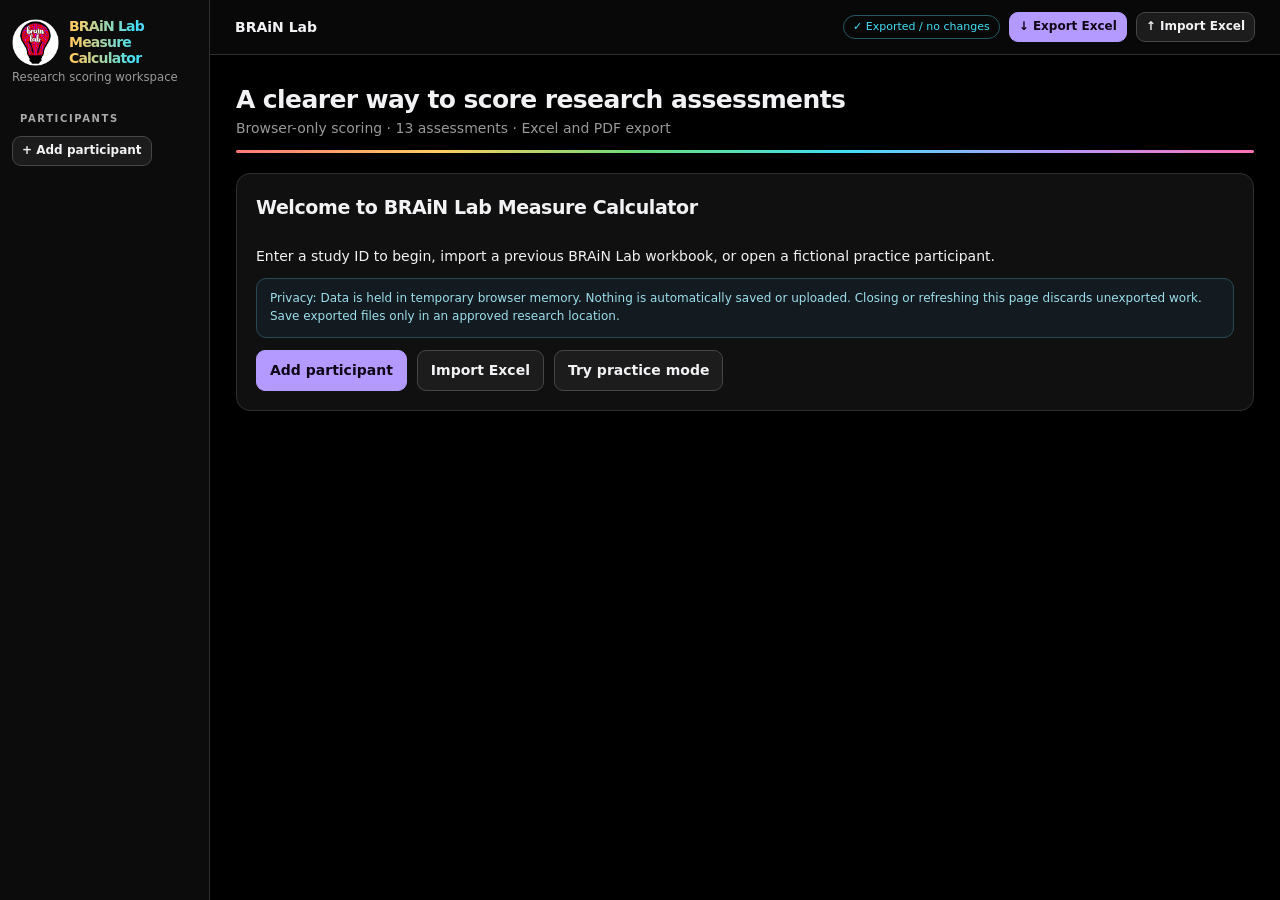
<file: index.html>
<!doctype html><html lang="en"><head><meta charset="utf-8"><meta name="viewport" content="width=device-width,initial-scale=1"><meta name="color-scheme" content="dark"><title>BRAiN Lab Measure Calculator</title><link rel="stylesheet" href="styles.css"></head><body><div id="app"><div class="boot">Loading BRAiN Lab Measure Calculator…</div></div><script src="vendor/jszip.min.js"></script><script>
(function(){
  const boot=document.querySelector('#app');
  const show=(message)=>{if(!boot || !boot.querySelector('.boot'))return;boot.innerHTML='';const wrap=document.createElement('div');wrap.className='empty';const h=document.createElement('h2');h.textContent='Unable to start BRAiN Lab Measure Calculator';const msg=document.createElement('p');msg.textContent=message;const hint=document.createElement('p');hint.textContent='Check that all files from the ZIP were uploaded together, then open browser-test.html for a detailed diagnostic.';wrap.append(h,msg,hint);boot.append(wrap)};
  window.addEventListener('error',e=>show('Startup error: '+(e.message||'A required script could not load.')));
  window.addEventListener('unhandledrejection',e=>show('Startup error: '+String(e.reason?.message||e.reason||'Unknown error')));
  const fallback=setTimeout(()=>show('The application did not finish loading within 12 seconds. Open browser-test.html to diagnose the missing or blocked dependency.'),12000);
  window.addEventListener('braincalc-ready',()=>clearTimeout(fallback),{once:true});
  window.braincalcStartupError=show;
})();
</script><script type="module">import('./app.js?v=1.1.3').catch(e=>window.braincalcStartupError?.('Module import failed: '+e.message));</script></body></html>
</file>
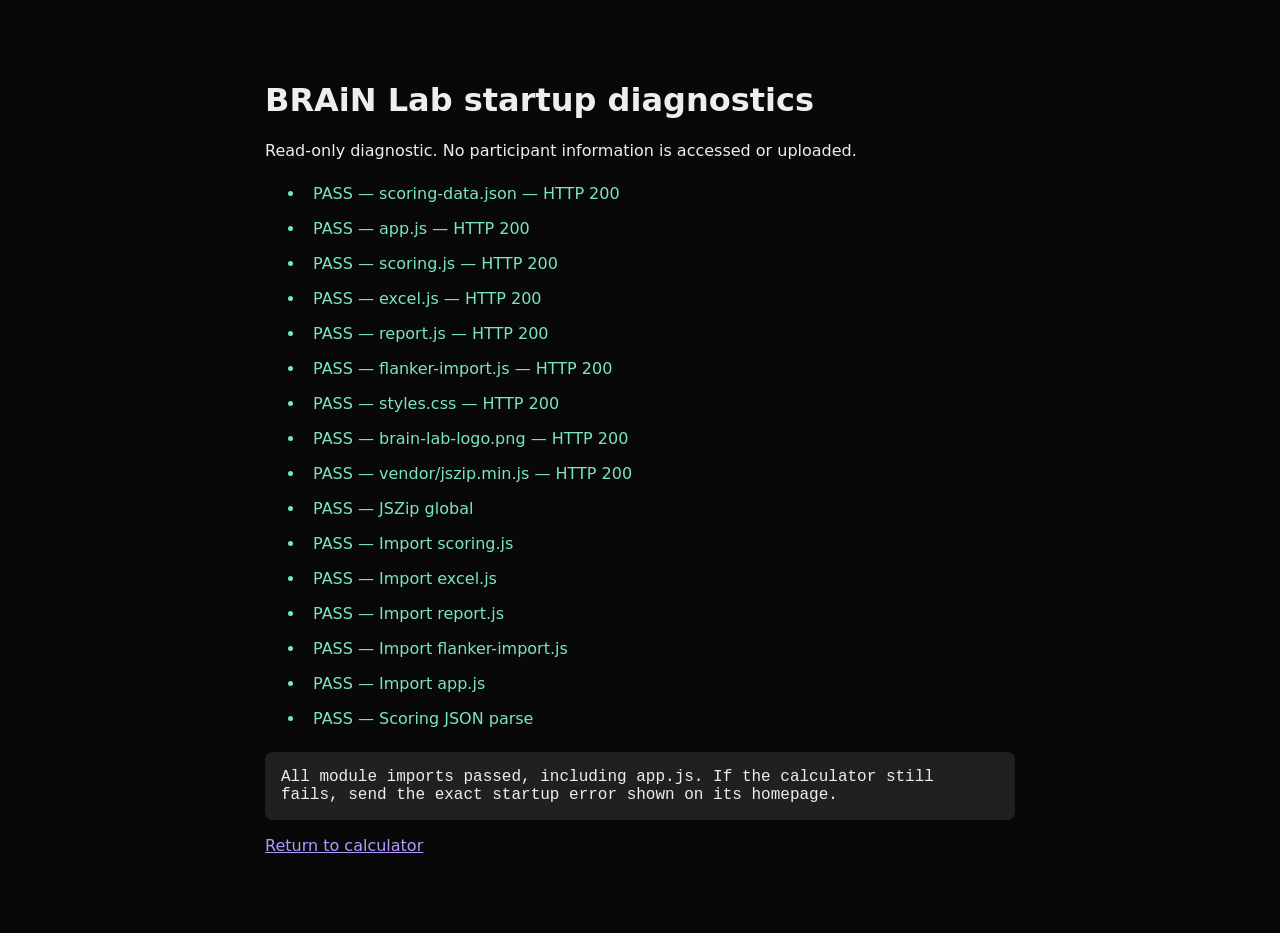
<file: browser-test.html>
<!doctype html><html lang="en"><head><meta charset="utf-8"><meta name="viewport" content="width=device-width,initial-scale=1"><title>BRAiN Lab Diagnostics</title><style>body{background:#080808;color:#eee;font:16px system-ui;max-width:750px;margin:40px auto;padding:20px}li{padding:8px}pre{white-space:pre-wrap;overflow-wrap:anywhere;background:#202020;padding:16px;border-radius:8px}a{color:#b49aff}</style></head><body><h1>BRAiN Lab startup diagnostics</h1><p>Read-only diagnostic. No participant information is accessed or uploaded.</p><ul id="checks"></ul><pre id="result">Running checks…</pre><p><a href="./">Return to calculator</a></p><script src="vendor/jszip.min.js"></script><script type="module">
const list=document.querySelector('#checks'),output=document.querySelector('#result');const log=(label,ok,detail='')=>{const li=document.createElement('li');li.textContent=(ok?'PASS':'FAIL')+' — '+label+(detail?' — '+detail:'');li.style.color=ok?'#7be3c6':'#ff8898';list.append(li)};
let failures=[];for(const path of ['scoring-data.json','app.js','scoring.js','excel.js','report.js','flanker-import.js','styles.css','brain-lab-logo.png','vendor/jszip.min.js']){try{const r=await fetch(path,{cache:'no-store'});log(path,r.ok,'HTTP '+r.status);if(!r.ok)failures.push(path+' HTTP '+r.status)}catch(e){log(path,false,e.message);failures.push(path+': '+e.message)}}
log('JSZip global',typeof window.JSZip==='function');if(typeof window.JSZip!=='function')failures.push('JSZip unavailable');
for(const path of ['scoring.js','excel.js','report.js','flanker-import.js','app.js']){try{await import('./'+path+'?diagnostic=1.1.3');log('Import '+path,true)}catch(e){log('Import '+path,false,e.message);failures.push('Import '+path+': '+e.stack)}}
try{const r=await fetch('scoring-data.json',{cache:'no-store'});if(r.ok){const data=await r.json();log('Scoring JSON parse',true);}}catch(e){log('Scoring JSON parse',false,e.message);failures.push('JSON: '+e.message)}
output.textContent=failures.length?'Diagnostics found '+failures.length+' issue(s):\n'+failures.join('\n\n'):'All module imports passed, including app.js. If the calculator still fails, send the exact startup error shown on its homepage.';
</script></body></html>
</file>
<file: styles.css>
:root{color-scheme:dark;--bg:#000;--panel:#101010;--raised:#1a1a1a;--line:#303030;--txt:#f2f2f5;--muted:#999;--purple:#b49aff;--cyan:#42dff5;--pink:#ff70b6;--amber:#ffcc61;--red:#ff7979}*{box-sizing:border-box}body{margin:0;background:var(--bg);color:var(--txt);font:14px/1.48 Inter,ui-sans-serif,system-ui,-apple-system,Segoe UI,sans-serif}button,input,select,textarea{font:inherit}button{cursor:pointer;color:inherit}button:disabled{opacity:.4;cursor:not-allowed}input,select,textarea{background:#191919;color:#fff;border:1px solid #444;border-radius:8px;padding:9px;min-width:0}input:focus,select:focus,textarea:focus,button:focus-visible{outline:2px solid var(--purple);outline-offset:2px}input[type=number]{width:115px}input[type=date]{width:160px}input[type=checkbox]{accent-color:var(--purple)}h1,h2,h3,p{margin:0}h1{font-size:25px;letter-spacing:-.6px}h2{font-size:19px;letter-spacing:-.4px}h3{font-size:14px}small,.muted{color:var(--muted)}.app{display:grid;grid-template-columns:210px minmax(0,1fr);min-height:100vh}.sidebar{background:#0c0c0c;border-right:1px solid var(--line);padding:18px 12px;position:sticky;top:0;height:100vh;overflow:auto}.brand{font-weight:800;font-size:21px;letter-spacing:-.8px;background:linear-gradient(90deg,#ff7979,#ffcc61,#42dff5,#b49aff);background-clip:text;color:transparent}.sidehead{font-size:10px;letter-spacing:1.6px;font-weight:800;color:#aaa;margin:25px 8px 9px}.sideitem{width:100%;text-align:left;border:1px solid transparent;background:transparent;padding:10px 12px;border-radius:9px;display:flex;justify-content:space-between;gap:5px}.sideitem:hover,.assessment:hover,.sessiontab:hover{background:#202020}.sideitem.active{background:#282034;border-color:#7252a4;color:#e5d6ff}.main{min-width:0}.topbar{position:sticky;top:0;z-index:10;display:flex;align-items:center;justify-content:space-between;gap:10px;background:#090909eF;border-bottom:1px solid var(--line);padding:12px 25px;backdrop-filter:blur(12px)}.topbar .actions{display:flex;gap:9px;align-items:center;flex-wrap:wrap}.page{padding:26px;max-width:1300px;margin:auto}.btn{border:1px solid #464646;background:#1c1c1c;padding:9px 13px;border-radius:9px;font-weight:650}.btn:hover{border-color:#888;background:#292929}.btn.primary{background:var(--purple);color:#0d0718;border-color:var(--purple)}.btn.cyan{background:var(--cyan);color:#00161b;border-color:var(--cyan)}.btn.danger{color:#ff9292;border-color:#753838}.btn.small{padding:5px 9px;font-size:12px}.btn.ghost{border:0;background:transparent;color:var(--purple)}.panel{border:1px solid var(--line);background:var(--panel);border-radius:14px;padding:19px;margin-top:17px}.panel h2{margin-bottom:12px}.flex{display:flex;gap:10px;align-items:center;flex-wrap:wrap}.between{justify-content:space-between}.stack{display:grid;gap:12px}.grid{display:grid;grid-template-columns:repeat(auto-fit,minmax(195px,1fr));gap:13px}.field{display:grid;gap:5px;min-width:0}.field label{font-size:12px;color:#b8b8b8}.field input,.field select,.field textarea{width:100%}.tag{display:inline-flex;align-items:center;border:1px solid #464646;border-radius:30px;padding:3px 9px;font-size:11px;white-space:nowrap}.tag.ok{color:var(--cyan);border-color:#235a63}.tag.warn{color:var(--amber);border-color:#635020}.tag.bad{color:var(--red);border-color:#713b3b}.tag.purple{color:var(--purple);border-color:#564575}.note{padding:11px 13px;background:#211c10;border:1px solid #584b2c;border-radius:10px;color:#ffdf96;font-size:12px}.hint{padding:11px 13px;background:#131b20;border:1px solid #2a4855;border-radius:10px;color:#9cdeec;font-size:12px}.sessiontab{border:1px solid #383838;border-radius:9px;background:#151515;padding:8px 13px}.sessiontab.active{border-color:var(--purple);color:var(--purple);background:#241d31}.progress{height:9px;background:#292929;border-radius:99px;overflow:hidden}.progress>div{height:100%;background:linear-gradient(90deg,var(--purple),var(--cyan));transition:width .2s}.assessment{width:100%;display:flex;justify-content:space-between;align-items:center;text-align:left;gap:10px;border:0;border-bottom:1px solid #282828;background:transparent;padding:12px 13px}.assessment:nth-child(even){background:#171717}.sectiontitle{color:var(--purple);margin:21px 0 7px;font-size:13px}.rowinputs{display:grid;grid-template-columns: minmax(110px,1fr) 130px;align-items:center;gap:10px;padding:9px 10px;border-bottom:1px solid #252525}.rowinputs:nth-child(even){background:#161616}.choices{display:flex;gap:5px;flex-wrap:wrap}.choice{background:#191919;border:1px solid #424242;border-radius:7px;padding:7px 9px;min-width:38px}.choice.selected{background:#3b2a52;border-color:var(--purple);color:#e5d5ff}.scoregrid{display:grid;grid-template-columns:repeat(auto-fit,minmax(155px,1fr));gap:9px}.score{background:#1c1c1c;border:1px solid #333;border-radius:10px;padding:12px}.score b{display:block;font-size:21px;color:var(--cyan)}.score small{display:block}.two{display:grid;grid-template-columns:repeat(2,minmax(0,1fr));gap:15px}.fivecols{display:grid;grid-template-columns:repeat(5,minmax(125px,1fr));gap:10px}.minicell{border:1px solid #343434;padding:8px;border-radius:8px;background:#161616}.minicell .choices{gap:2px}.minicell .choice{padding:5px;min-width:26px;font-size:11px}.divider{border:0;border-top:1px solid var(--line);margin:17px 0}.empty{padding:45px;text-align:center;color:#aaa}.checkrow{display:flex;align-items:center;gap:8px;padding:5px 0}.footer{font-size:11px;color:#777;margin:25px 0}.audiogram{max-width:800px;width:100%;background:white;border-radius:9px}.demo{color:var(--pink);font-weight:700}.modalback{position:fixed;inset:0;background:#000c;z-index:30;display:grid;place-items:center;padding:18px}.modal{width:min(800px,100%);max-height:90vh;overflow:auto;border:1px solid #565656;background:#151515;border-radius:16px;padding:24px}.tablewrap{overflow:auto}table{width:100%;border-collapse:collapse;font-size:12px}td,th{padding:8px;text-align:left;border-bottom:1px solid #353535}th{color:#bbb}.right{text-align:right}.boot{padding:50px;color:#bbb}.mono{font-variant-numeric:tabular-nums;font-family:ui-monospace,monospace}.rainbow{height:3px;background:linear-gradient(90deg,#ff7979,#ffcc61,#69dd7d,#42dff5,#b49aff,#ff70b6);border-radius:99px;margin:12px 0 20px}.screenonly{}@media(max-width:800px){.app{grid-template-columns:1fr}.sidebar{height:auto;position:static;max-height:175px;border-right:0;border-bottom:1px solid #333}.sidebar .sidehead{margin:8px}.participants{display:flex;gap:5px;overflow:auto}.sideitem{min-width:100px}.topbar{position:static;padding:12px}.page{padding:15px}.two{grid-template-columns:1fr}.fivecols{grid-template-columns:repeat(2,minmax(0,1fr))}.rowinputs{grid-template-columns:1fr}.topbar .actions{gap:4px}.btn{padding:7px 9px}}@media print{body{background:white;color:black}.sidebar,.topbar,.screenonly{display:none!important}.app{display:block}.page{padding:0}.panel{border:0} }

.brand{display:flex;align-items:center;gap:10px;line-height:1.15;font-size:14px}.brand-logo{width:47px;height:47px;object-fit:contain;flex-shrink:0}
</file>
